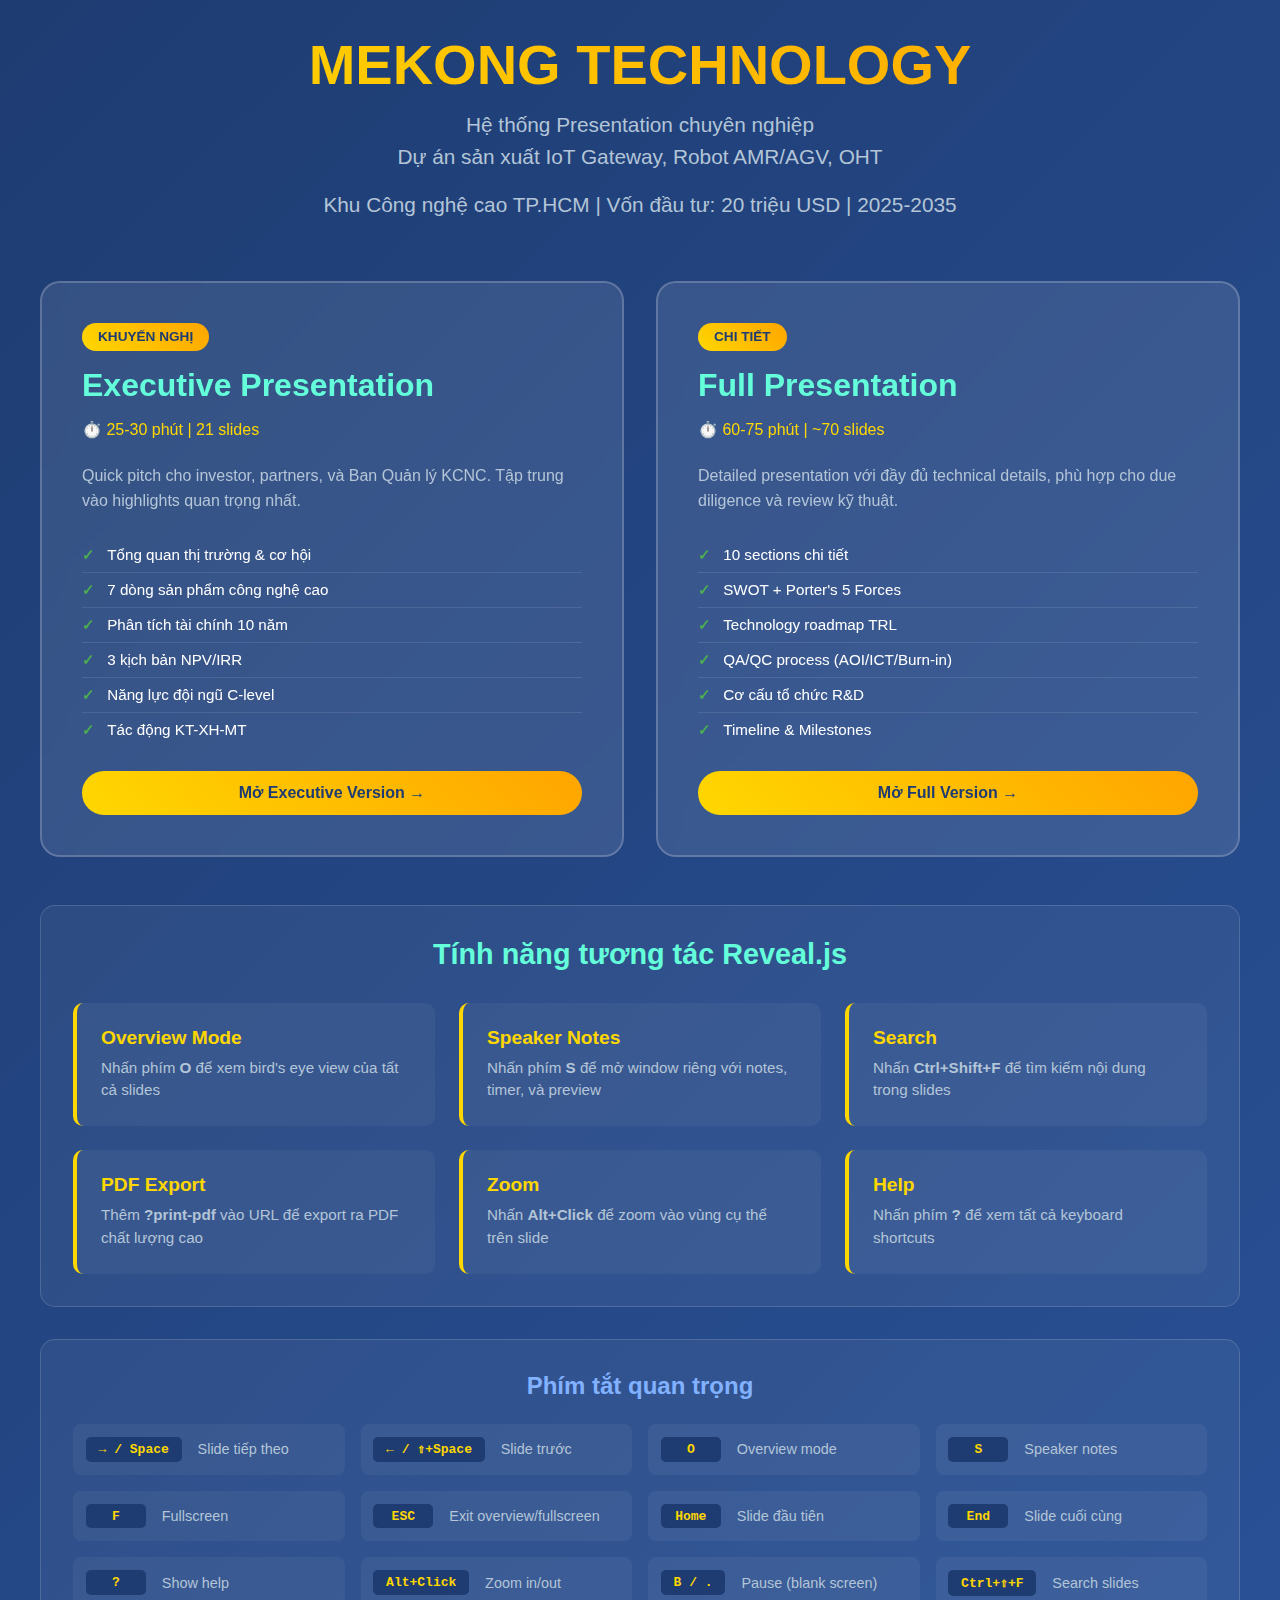
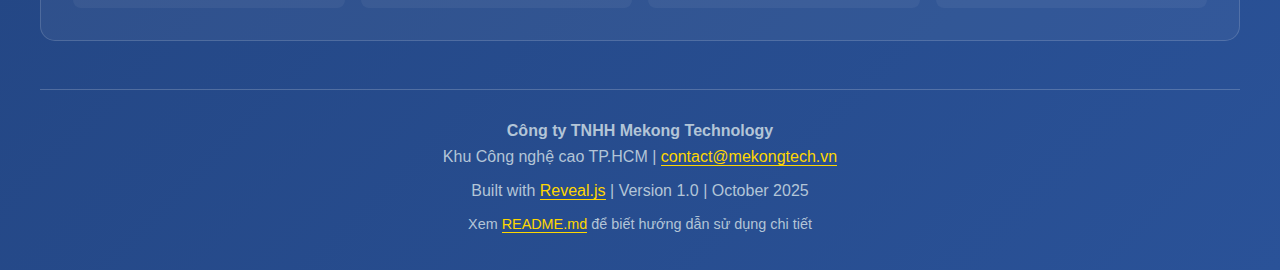
<file: Presentation/index.html>
<!DOCTYPE html>
<html lang="vi">
<head>
    <meta charset="UTF-8">
    <meta name="viewport" content="width=device-width, initial-scale=1.0">
    <title>Mekong Technology - Presentation System</title>
    <style>
        * {
            margin: 0;
            padding: 0;
            box-sizing: border-box;
        }

        body {
            font-family: 'Inter', -apple-system, BlinkMacSystemFont, 'Segoe UI', sans-serif;
            background: linear-gradient(135deg, #1e3c72 0%, #2a5298 100%);
            color: white;
            min-height: 100vh;
            display: flex;
            align-items: center;
            justify-content: center;
            padding: 2rem;
        }

        .container {
            max-width: 1200px;
            width: 100%;
        }

        .header {
            text-align: center;
            margin-bottom: 4rem;
        }

        .header h1 {
            font-size: 3.5rem;
            font-weight: 700;
            background: linear-gradient(45deg, #FFD700, #FFA500);
            -webkit-background-clip: text;
            -webkit-text-fill-color: transparent;
            background-clip: text;
            margin-bottom: 1rem;
        }

        .header p {
            font-size: 1.3rem;
            color: #b3c5d7;
            margin-bottom: 0.5rem;
        }

        .header .project-info {
            font-size: 1.1rem;
            color: #FFD700;
            margin-top: 1.5rem;
        }

        .versions-grid {
            display: grid;
            grid-template-columns: repeat(auto-fit, minmax(350px, 1fr));
            gap: 2rem;
            margin-bottom: 3rem;
        }

        .version-card {
            background: rgba(255, 255, 255, 0.1);
            backdrop-filter: blur(10px);
            border: 2px solid rgba(255, 255, 255, 0.2);
            border-radius: 20px;
            padding: 2.5rem;
            transition: all 0.3s ease;
            cursor: pointer;
            text-decoration: none;
            color: white;
            display: block;
        }

        .version-card:hover {
            transform: translateY(-10px);
            box-shadow: 0 20px 40px rgba(255, 215, 0, 0.3);
            border-color: #FFD700;
        }

        .version-card .badge {
            display: inline-block;
            background: linear-gradient(45deg, #FFD700, #FFA500);
            color: #1e3c72;
            padding: 0.4rem 1rem;
            border-radius: 20px;
            font-size: 0.85rem;
            font-weight: 600;
            margin-bottom: 1rem;
        }

        .version-card h2 {
            font-size: 2rem;
            margin-bottom: 1rem;
            color: #64FFDA;
        }

        .version-card .duration {
            font-size: 1rem;
            color: #FFD700;
            margin-bottom: 1.5rem;
            font-weight: 500;
        }

        .version-card .description {
            font-size: 1rem;
            line-height: 1.6;
            color: #b3c5d7;
            margin-bottom: 1.5rem;
        }

        .version-card .features {
            list-style: none;
            margin-bottom: 1.5rem;
        }

        .version-card .features li {
            font-size: 0.95rem;
            padding: 0.5rem 0;
            border-bottom: 1px solid rgba(255, 255, 255, 0.1);
            color: #ffffff;
        }

        .version-card .features li:last-child {
            border-bottom: none;
        }

        .version-card .features li::before {
            content: "✓ ";
            color: #4CAF50;
            font-weight: bold;
            margin-right: 0.5rem;
        }

        .version-card .btn {
            display: inline-block;
            background: linear-gradient(45deg, #FFD700, #FFA500);
            color: #1e3c72;
            padding: 0.8rem 2rem;
            border-radius: 30px;
            font-weight: 600;
            text-align: center;
            transition: all 0.3s ease;
            border: none;
            font-size: 1rem;
            width: 100%;
        }

        .version-card:hover .btn {
            transform: scale(1.05);
            box-shadow: 0 5px 20px rgba(255, 215, 0, 0.5);
        }

        .features-grid {
            background: rgba(255, 255, 255, 0.05);
            border: 1px solid rgba(255, 255, 255, 0.15);
            border-radius: 15px;
            padding: 2rem;
            margin-top: 3rem;
        }

        .features-grid h3 {
            text-align: center;
            font-size: 1.8rem;
            color: #64FFDA;
            margin-bottom: 2rem;
        }

        .features-list {
            display: grid;
            grid-template-columns: repeat(auto-fit, minmax(280px, 1fr));
            gap: 1.5rem;
        }

        .feature-item {
            background: rgba(255, 255, 255, 0.05);
            padding: 1.5rem;
            border-radius: 10px;
            border-left: 4px solid #FFD700;
        }

        .feature-item h4 {
            color: #FFD700;
            font-size: 1.2rem;
            margin-bottom: 0.5rem;
        }

        .feature-item p {
            color: #b3c5d7;
            font-size: 0.95rem;
            line-height: 1.5;
        }

        .keyboard-shortcuts {
            background: rgba(255, 255, 255, 0.05);
            border: 1px solid rgba(255, 255, 255, 0.15);
            border-radius: 15px;
            padding: 2rem;
            margin-top: 2rem;
        }

        .keyboard-shortcuts h3 {
            text-align: center;
            font-size: 1.5rem;
            color: #82B1FF;
            margin-bottom: 1.5rem;
        }

        .shortcuts-grid {
            display: grid;
            grid-template-columns: repeat(auto-fit, minmax(220px, 1fr));
            gap: 1rem;
        }

        .shortcut-item {
            display: flex;
            align-items: center;
            padding: 0.8rem;
            background: rgba(255, 255, 255, 0.05);
            border-radius: 8px;
        }

        .shortcut-key {
            background: #1e3c72;
            color: #FFD700;
            padding: 0.3rem 0.8rem;
            border-radius: 5px;
            font-family: monospace;
            font-weight: 600;
            margin-right: 1rem;
            min-width: 60px;
            text-align: center;
        }

        .shortcut-desc {
            color: #b3c5d7;
            font-size: 0.9rem;
        }

        .footer {
            text-align: center;
            margin-top: 3rem;
            padding-top: 2rem;
            border-top: 1px solid rgba(255, 255, 255, 0.2);
            color: #b3c5d7;
        }

        .footer p {
            margin-bottom: 0.5rem;
        }

        .footer a {
            color: #FFD700;
            text-decoration: none;
            border-bottom: 1px solid #FFD700;
        }

        .footer a:hover {
            color: #FFA500;
            border-bottom-color: #FFA500;
        }

        @media (max-width: 768px) {
            .header h1 {
                font-size: 2.5rem;
            }

            .header p {
                font-size: 1.1rem;
            }

            .versions-grid {
                grid-template-columns: 1fr;
            }

            .version-card h2 {
                font-size: 1.6rem;
            }

            .features-list,
            .shortcuts-grid {
                grid-template-columns: 1fr;
            }
        }
    </style>
</head>
<body>
    <div class="container">
        <!-- Header -->
        <div class="header">
            <h1>MEKONG TECHNOLOGY</h1>
            <p>Hệ thống Presentation chuyên nghiệp</p>
            <p>Dự án sản xuất IoT Gateway, Robot AMR/AGV, OHT</p>
            <div class="project-info">
                <p>Khu Công nghệ cao TP.HCM | Vốn đầu tư: 20 triệu USD | 2025-2035</p>
            </div>
        </div>

        <!-- Versions Selection -->
        <div class="versions-grid">
            <!-- Executive Version -->
            <a href="executive.html" class="version-card">
                <span class="badge">KHUYẾN NGHỊ</span>
                <h2>Executive Presentation</h2>
                <div class="duration">⏱️ 25-30 phút | 21 slides</div>
                <p class="description">
                    Quick pitch cho investor, partners, và Ban Quản lý KCNC. 
                    Tập trung vào highlights quan trọng nhất.
                </p>
                <ul class="features">
                    <li>Tổng quan thị trường & cơ hội</li>
                    <li>7 dòng sản phẩm công nghệ cao</li>
                    <li>Phân tích tài chính 10 năm</li>
                    <li>3 kịch bản NPV/IRR</li>
                    <li>Năng lực đội ngũ C-level</li>
                    <li>Tác động KT-XH-MT</li>
                </ul>
                <button class="btn">Mở Executive Version →</button>
            </a>

            <!-- Full Version -->
            <a href="full.html" class="version-card">
                <span class="badge">CHI TIẾT</span>
                <h2>Full Presentation</h2>
                <div class="duration">⏱️ 60-75 phút | ~70 slides</div>
                <p class="description">
                    Detailed presentation với đầy đủ technical details, 
                    phù hợp cho due diligence và review kỹ thuật.
                </p>
                <ul class="features">
                    <li>10 sections chi tiết</li>
                    <li>SWOT + Porter's 5 Forces</li>
                    <li>Technology roadmap TRL</li>
                    <li>QA/QC process (AOI/ICT/Burn-in)</li>
                    <li>Cơ cấu tổ chức R&D</li>
                    <li>Timeline & Milestones</li>
                </ul>
                <button class="btn">Mở Full Version →</button>
            </a>
        </div>

        <!-- Interactive Features -->
        <div class="features-grid">
            <h3>Tính năng tương tác Reveal.js</h3>
            <div class="features-list">
                <div class="feature-item">
                    <h4>Overview Mode</h4>
                    <p>Nhấn phím <strong>O</strong> để xem bird's eye view của tất cả slides</p>
                </div>
                <div class="feature-item">
                    <h4>Speaker Notes</h4>
                    <p>Nhấn phím <strong>S</strong> để mở window riêng với notes, timer, và preview</p>
                </div>
                <div class="feature-item">
                    <h4>Search</h4>
                    <p>Nhấn <strong>Ctrl+Shift+F</strong> để tìm kiếm nội dung trong slides</p>
                </div>
                <div class="feature-item">
                    <h4>PDF Export</h4>
                    <p>Thêm <strong>?print-pdf</strong> vào URL để export ra PDF chất lượng cao</p>
                </div>
                <div class="feature-item">
                    <h4>Zoom</h4>
                    <p>Nhấn <strong>Alt+Click</strong> để zoom vào vùng cụ thể trên slide</p>
                </div>
                <div class="feature-item">
                    <h4>Help</h4>
                    <p>Nhấn phím <strong>?</strong> để xem tất cả keyboard shortcuts</p>
                </div>
            </div>
        </div>

        <!-- Keyboard Shortcuts -->
        <div class="keyboard-shortcuts">
            <h3>Phím tắt quan trọng</h3>
            <div class="shortcuts-grid">
                <div class="shortcut-item">
                    <span class="shortcut-key">→ / Space</span>
                    <span class="shortcut-desc">Slide tiếp theo</span>
                </div>
                <div class="shortcut-item">
                    <span class="shortcut-key">← / ⇧+Space</span>
                    <span class="shortcut-desc">Slide trước</span>
                </div>
                <div class="shortcut-item">
                    <span class="shortcut-key">O</span>
                    <span class="shortcut-desc">Overview mode</span>
                </div>
                <div class="shortcut-item">
                    <span class="shortcut-key">S</span>
                    <span class="shortcut-desc">Speaker notes</span>
                </div>
                <div class="shortcut-item">
                    <span class="shortcut-key">F</span>
                    <span class="shortcut-desc">Fullscreen</span>
                </div>
                <div class="shortcut-item">
                    <span class="shortcut-key">ESC</span>
                    <span class="shortcut-desc">Exit overview/fullscreen</span>
                </div>
                <div class="shortcut-item">
                    <span class="shortcut-key">Home</span>
                    <span class="shortcut-desc">Slide đầu tiên</span>
                </div>
                <div class="shortcut-item">
                    <span class="shortcut-key">End</span>
                    <span class="shortcut-desc">Slide cuối cùng</span>
                </div>
                <div class="shortcut-item">
                    <span class="shortcut-key">?</span>
                    <span class="shortcut-desc">Show help</span>
                </div>
                <div class="shortcut-item">
                    <span class="shortcut-key">Alt+Click</span>
                    <span class="shortcut-desc">Zoom in/out</span>
                </div>
                <div class="shortcut-item">
                    <span class="shortcut-key">B / .</span>
                    <span class="shortcut-desc">Pause (blank screen)</span>
                </div>
                <div class="shortcut-item">
                    <span class="shortcut-key">Ctrl+⇧+F</span>
                    <span class="shortcut-desc">Search slides</span>
                </div>
            </div>
        </div>

        <!-- Footer -->
        <div class="footer">
            <p><strong>Công ty TNHH Mekong Technology</strong></p>
            <p>Khu Công nghệ cao TP.HCM | <a href="mailto:contact@mekongtech.vn">contact@mekongtech.vn</a></p>
            <p style="margin-top: 1rem;">Built with <a href="https://revealjs.com/" target="_blank">Reveal.js</a> | Version 1.0 | October 2025</p>
            <p style="margin-top: 1rem; font-size: 0.9rem;">
                Xem <a href="README.md">README.md</a> để biết hướng dẫn sử dụng chi tiết
            </p>
        </div>
    </div>
</body>
</html>
</file>
